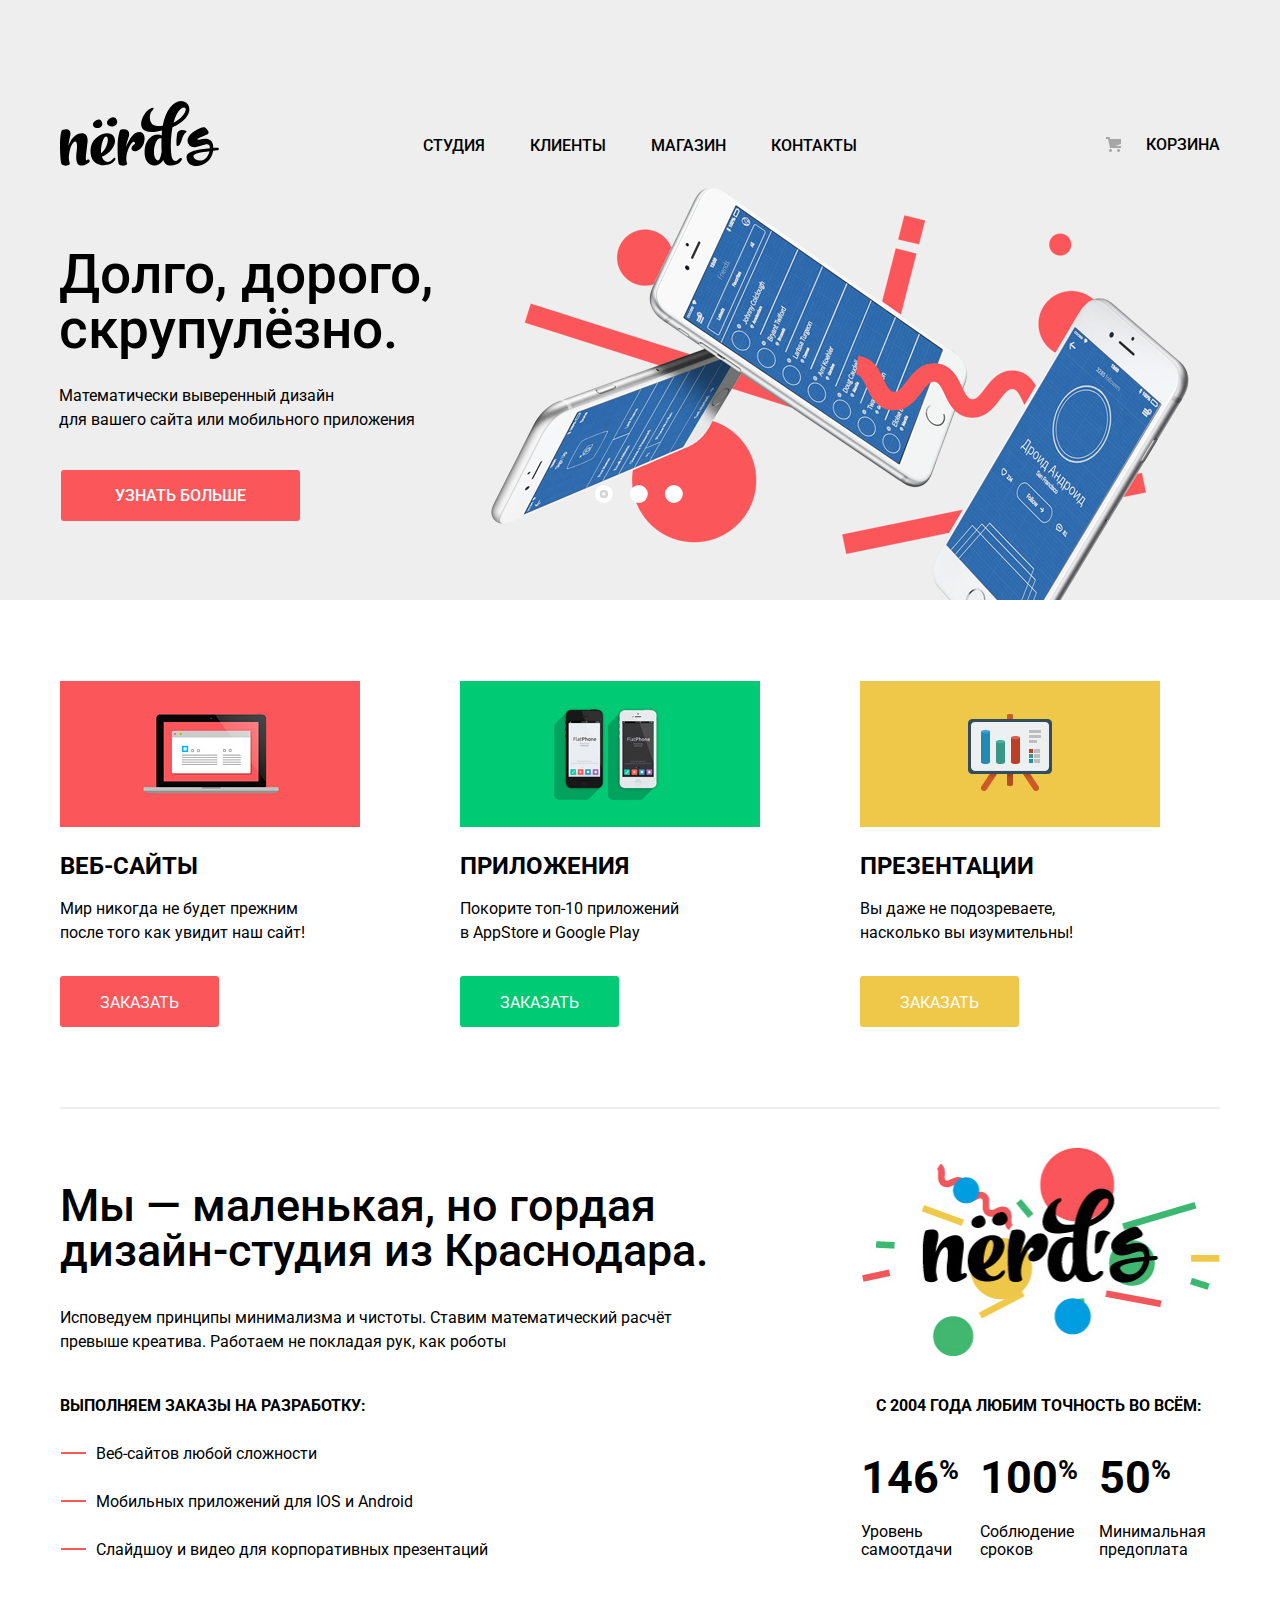
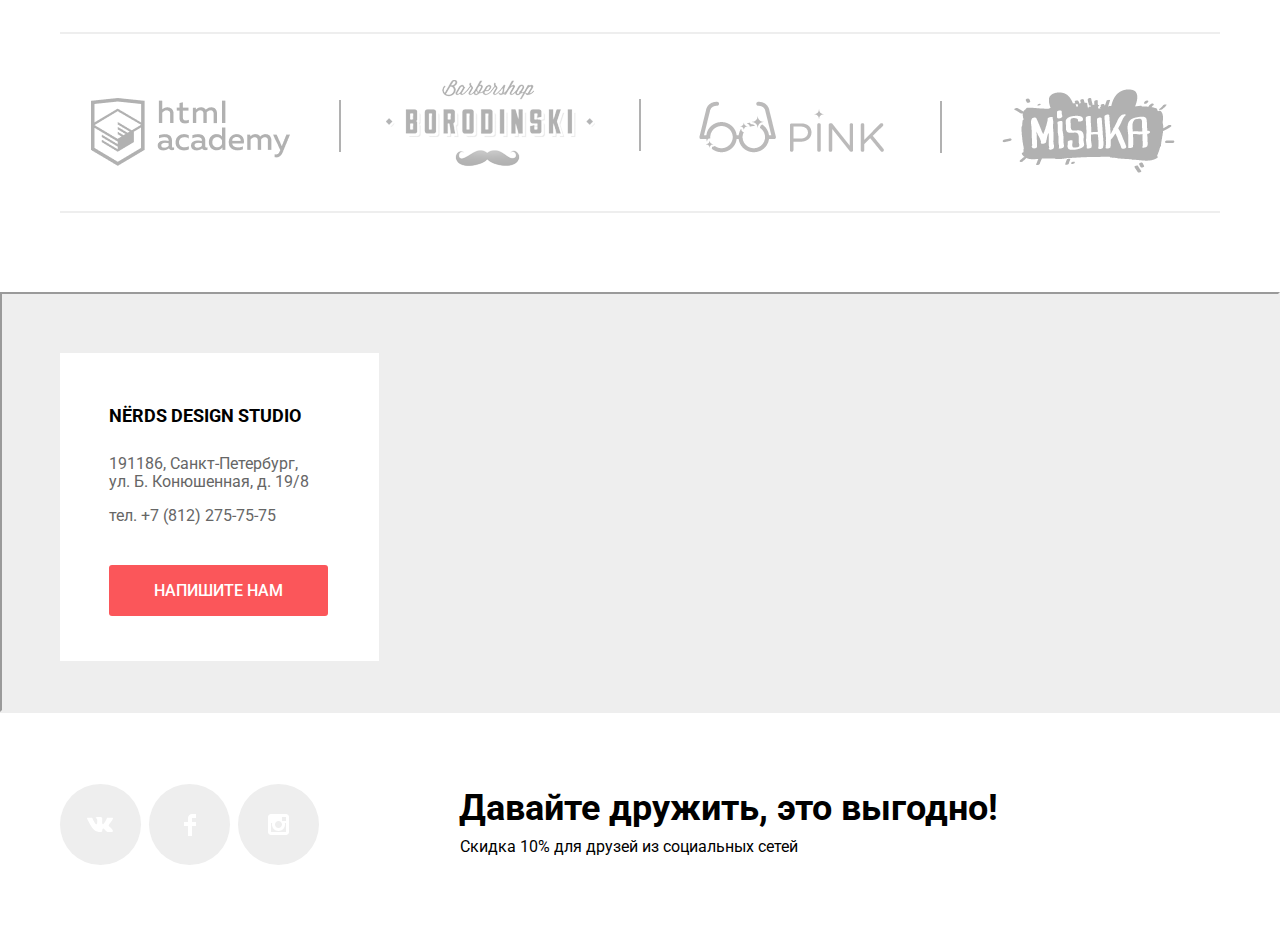
<file: index.html>
<!DOCTYPE html>
<html class="page" lang="ru">
<head>
  <meta charset="utf-8">
  <title>HTML Academy: Нёрдс</title>
  <link rel="preconnect" href="https://fonts.gstatic.com">
  <link href="https://fonts.googleapis.com/css2?family=Roboto:wght@400;500;700&display=swap" rel="stylesheet">
  <link rel="stylesheet" href="css/normalize.css">
  <link rel="stylesheet" href="css/style.min.css">
  <link rel="icon" href="favicon.ico">
  <link rel="manifest" href="manifest.webmanifest">
</head>
<body class="page-body">
  <header class="main-header">
    <div class="container">
      <nav class="main-navigation">
        <a class="main-header-logo">
          <img src="img/nerds-logo.svg" width="159" height="65" alt="логотип Нёрдс">
        </a>
        <ul class="site-navigation list-reset">
          <li><a href="blank.html">Студия</a></li>
          <li><a href="blank.html">Клиенты</a></li>
          <li><a href="catalog.html">Магазин</a></li>
          <li><a href="blank.html">Контакты</a></li>
        </ul>
        <ul class="user-list list-reset">
          <li><a class="main-backet" href="blank.html">Корзина</a></li>
        </ul>
      </nav>
    </div>
  </header>
  <section class="slider-section">
    <ul class="slider-list list-reset">
      <li class="slider-item slide-1">
        <div class="container slid-container">
          <div class="slider-grid-container">
          <div class="slider-container">
            <h3 class="slider-title-1">
              Долго, дорого,<br>скрупулёзно.
            </h3>
            <p class="slider-description-1">Математически выверенный дизайн<br>для вашего сайта или мобильного приложения</p>
            <a class="button slider-button" href="#">Узнать больше</a>
          </div>
          <div class="slider-image-wrap slider-image-wrap-1">
          <img src="img/nerds-index-slide-1.png" width="760" height="431" alt="картинка слайдера" class="slider-image">
          </div>
          </div>
        </div>
      </li>
      <li class="slider-item slide-2">
        <div class="container">
          <div class="slider-grid-container">
          <div class="slider-container">
            <h3 class="slider-title-2">
              Любим математику<br>как никто другой
            </h3>
            <p class="slider-description-2">Никакого креатива, только математические формулы<br>для расчёта идеальных пропорций</p>
            <a class="button slider-button" href="#">узнать больше</a>
          </div>
          <div class="slider-image-wrap slider-image-wrap-2">
          <img src="img/nerds-index-slide-2.png" width="760" height="431" alt="картинка слайдера" class="slider-image">
          </div>
          </div>
        </div>
      </li>
      <li class="slider-item slide-3">
        <div class="container">
          <div class="slider-grid-container">
          <div class="slider-container">
            <h3 class="slider-title-3">
              Только ночь,<br>только хардкор
            </h3>
            <p class="slider-description-3">Работать днём, как все? Мы против этого,<br>Ближе к полуночи работа только начинается</p>
            <a class="button slider-button" href="#">узнать больше</a>
          </div>
          <div class="slider-image-wrap slider-image-wrap-3">
          <img src="img/nerds-index-slide-3.png" width="760" height="431" alt="картинка слайдера" class="slider-image">
          </div>
          </div>
        </div>
      </li>
    </ul>
    <div class="slider-controls">
      <button class="slider-control current" type="button" aria-label="первый слайд"></button>
      <button class="slider-control" type="button" aria-label="второй слайд"></button>
      <button class="slider-control" type="button" aria-label="третий слайд"></button>
    </div>
  </section>
  <main class="main">
    <div class="container">
      <h1 class="visually-hidden">Дизайн-студия Нёрдс</h1>
      <section class="features">
        <ul class="features-list list-reset">
          <li class="features-item">
            <img src="img/illustration-1.jpg" width="300" height="146" alt="изображение">
            <h3 class="features-title">веб-сайты</h3>
            <p>
              Мир никогда не будет прежним<br> после того как увидит наш сайт!
            </p>
            <a class="feature-button feature-button-red" href="#">заказать</a>
          </li>
          <li class="features-item">
            <img src="img/illustration-2.jpg" width="300" height="146" alt="изображение">
            <h3 class="features-title">приложения</h3>
            <p>
              Покорите топ-10 приложений<br>в AppStore и Google Play
            </p>
            <a class="feature-button feature-button-green" href="#">заказать</a>
          </li>
          <li class="features-item">
            <img src="img/illustration-3.jpg" width="300" height="146" alt="изображение">
            <h3 class="features-title">презентации</h3>
            <p>
              Вы даже не подозреваете,<br>насколько вы изумительны!
            </p>
            <a class="feature-button feature-button-yellow" href="#">заказать</a>
          </li>
        </ul>
      </section>
      <section class="description">
        <div class="description-columns">
          <div class="desc-list">
            <h2>Мы — маленькая, но гордая<br>дизайн-студия из Краснодара. </h2>
            <p>Исповедуем принципы минимализма и чистоты. Ставим математический расчёт<br> превыше креатива. Работаем не
              покладая рук, как роботы</p>
            <b>Выполняем заказы на разработку:</b>
            <ul class="description-list list-reset">
              <li class="description-item">Веб-сайтов любой сложности</li>
              <li class="description-item">Мобильных приложений для IOS и Android</li>
              <li class="description-item">Слайдшоу и видео для корпоративных презентаций</li>
            </ul>
          </div>
          <div class="desc-list-2">
            <img src="img/nerds-illustration.png" width="360" height="208" alt="логотип">
            <b class="desc-list-2-title">с 2004 года любим точность во всём:</b>
            <ul class="description-list-2 list-reset">
              <li class="description-item-2 desc-item-1">
                <b>146<sup class="percent">%</sup></b>
                <p>Уровень самоотдачи</p>
              </li>
              <li class="description-item-2 desc-item-2">
                <b>100<sup class="percent">%</sup></b>
                <p>Соблюдение сроков</p>
              </li>
              <li class="description-item-2 desc-item-3">
                <b>50<sup class="percent">%</sup></b>
                <p>Минимальная предоплата</p>
              </li>
            </ul>
          </div>
        </div>
      </section>
      <section class="partners">
        <h2 class="visually-hidden">Ссылки на партнёров</h2>
        <ul class="partners-list list-reset">
          <li class="partners-item partners-1"><a href="https://htmlacademy.ru/intensive/htmlcss"><img
                src="img/logo-htmlacademy.png" width="199" height="68" alt="html Academy"></a></li>
          <li class="partners-item partners-2"><a href="#"><img src="img/logo-barbershop.png" width="209" height="90"
                alt="барбершоп"></a></li>
          <li class="partners-item partners-3"><a href="#"><img src="img/logo-programm.png" width="185" height="52"
                alt="приложение"></a></li>
          <li class="partners-item partners-4"><a href="#"><img src="img/logo-shop.png" width="173" height="84"
                alt="магазин вязаных игрушек"></a></li>
        </ul>
      </section>
    </div>
  </main>
  <footer class="page-footer">
    <section class="map">
      <div class="container">
        <h2 class="visually-hidden">Как проехать</h2>
        <iframe class="iframe-index" src="https://www.google.com/maps/embed?pb=!1m18!1m12!1m3!1d1998.6037999040354!2d30.322010416394033!3d59.938716271971415!2m3!1f0!2f0!3f0!3m2!1i1024!2i768!4f13.1!3m3!1m2!1s0x4696310fca5ba729%3A0xea9c53d4493c879f!2sBolshaya+Konyushennaya+ul.%2C+19%2C+Sankt-Peterburg%2C+Russia%2C+191186!5e0!3m2!1sen!2s!4v1441888483426" width="1160" height="420" allowfullscreen title="Офис компании по адресу ул. Большая Конюшенная 19/8, Санкт-Петербург"></iframe>
        <div class="adress">
          <h3>nёrds design studio</h3>
          <div class="location">191186, Санкт-Петербург,<br>
            ул. Б. Конюшенная, д. 19/8<br>
            <p class="phone">тел.<a href="tel:+78122757575"> +7 (812) 275-75-75</a></p>
          </div>
          <a class="adress-button" href="contact.html">напишите нам</a>
        </div>
      </div>
    </section>
    <div class="container">
      <section class="social-section">
        <div class="footer-social-title">
          <h2>Давайте дружить, это выгодно!</h2>
          <p>Скидка 10% для друзей из социальных сетей</p>
        </div>
        <ul class="social-list list-reset">
          <li>
            <a class="social-link" href="#">
              <svg width="27" height="15" viewBox="0 0 27 15" fill="none" xmlns="http://www.w3.org/2000/svg">
                <path d="M16.138 11.51C17.094 11.201 18.318 13.55 19.621 14.449C20.599 15.13 21.348 14.983 21.348 14.983L24.821 14.933C24.821 14.933 26.636 14.821 25.778 13.379C25.707 13.259 25.275 12.31 23.193 10.357C21.016 8.31404 21.311 8.64504 23.932 5.11304C25.529 2.96004 26.168 1.64504 25.968 1.08504C25.776 0.546037 24.603 0.686037 24.603 0.686037L20.69 0.713037C20.309 0.714037 19.986 0.832037 19.839 1.22804C19.836 1.23204 19.218 2.89404 18.394 4.30704C16.653 7.29604 15.958 7.45504 15.67 7.26804C15.009 6.83504 15.176 5.53104 15.176 4.60404C15.176 1.70704 15.608 0.499037 14.33 0.187037C13.903 0.0830374 13.591 0.0150374 12.502 0.00503741C11.11 -0.0159626 9.92797 0.00503743 9.25797 0.334037C8.81297 0.557037 8.47197 1.04604 8.67897 1.07404C8.93897 1.10904 9.52197 1.23404 9.83397 1.66004C10.235 2.21204 10.223 3.44904 10.223 3.44904C10.223 3.44904 10.452 6.86004 9.68297 7.28304C9.15497 7.57304 8.43297 6.98104 6.87997 4.26704C6.08697 2.87904 5.48797 1.34504 5.48797 1.34504C5.48797 1.34504 5.37197 1.06004 5.16197 0.904037C4.91197 0.719037 4.56197 0.660037 4.56197 0.660037L0.84797 0.684037C0.84797 0.684037 0.28997 0.700037 0.0849697 0.946037C-0.0970303 1.16404 0.0699697 1.61404 0.0699697 1.61404C0.0699697 1.61404 2.97897 8.49504 6.27297 11.961C9.29297 15.143 12.725 14.932 12.725 14.932H14.28C14.28 14.932 14.749 14.878 14.989 14.62C15.213 14.38 15.203 13.929 15.203 13.929C15.203 13.929 15.172 11.82 16.138 11.51Z" fill="white"/>
              </svg>
            </a>
          </li>
          <li>
            <a class="social-link" href="#">
              <svg width="12" height="22" viewBox="0 0 12 22" fill="none" xmlns="http://www.w3.org/2000/svg">
                <path d="M12 4V0H8C5.79086 0 4 1.79086 4 4V8H0V12H4V22H8V12H12V8H8V4H12Z" fill="white"/>
              </svg>
            </a>
          </li>
          <li>
            <a class="social-link" href="#">
              <svg width="21" height="21" viewBox="0 0 21 21" fill="none" xmlns="http://www.w3.org/2000/svg">
                <path fill-rule="evenodd" clip-rule="evenodd" d="M3 0H18C19.65 0 21 1.35 21 3V18C21 19.65 19.65 21 18 21H3C1.35 21 0 19.65 0 18V3C0 1.35 1.35 0 3 0ZM14 10.5C14 8.57 12.43 7 10.5 7C8.57 7 7 8.57 7 10.5C7 12.43 8.57 14 10.5 14C12.43 14 14 12.43 14 10.5ZM3 18V9H4.181C4.0626 9.49127 4.00186 9.99467 4 10.5C4 14.0899 6.91015 17 10.5 17C14.0899 17 17 14.0899 17 10.5C16.9986 9.99464 16.9379 9.49118 16.819 9H18V18H3ZM14 7H18V3H14V7Z" fill="white"/>
              </svg>
            </a>
          </li>
        </ul>
      </section>
    </div>
  </footer>
  <section class="modal">
    <h2>Напишите нам</h2>
    <form class="contact-form" action="https://echo.htmlacademy.ru" method="post">
      <div class="contact-form-flex-container">
      <p class="contact-form-item">
        <label for="login-login">Ваше имя:</label>
        <input class="contact-form-field" id="login-login" type="text" name="login" placeholder="Имя Фамилия">
      </p>
      <p class="contact-form-item">
        <label for="email-email">Ваш email:</label>
        <input class="contact-form-field" id="email-email" type="email" name="email" placeholder="email@example.com">
      </p>
      <p class="letter-form">
        <label for="text-text">Текст письма:</label>
        <input class="letter-area" id="text-text" name="text" placeholder="В свободной форме">
      </p>
      </div>
      <button class="button contact-form-submit" type="submit">отправить</button>
    </form>
    <button class="modal-close" type="button" aria-label="Закрыть"></button>
  </section>
  <script src="js/main.min.js"></script>
</body>
</html>
</file>
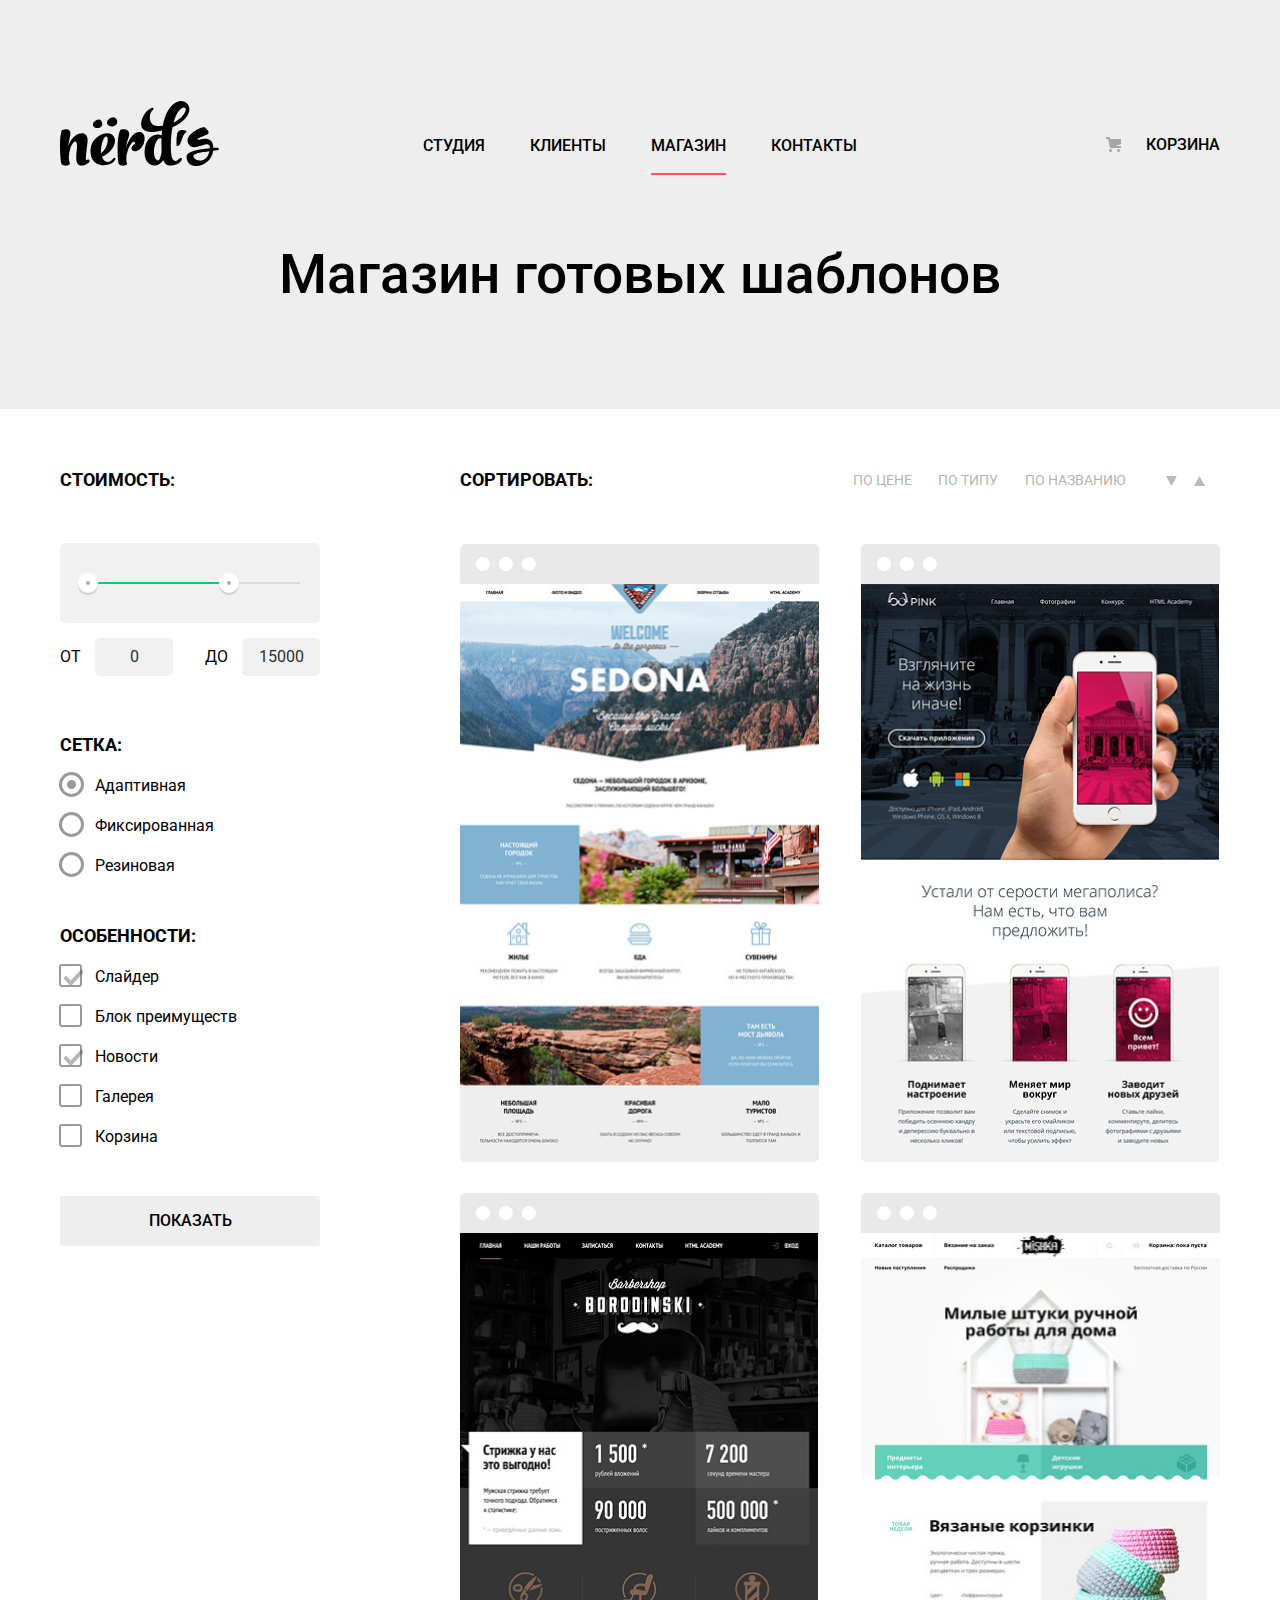
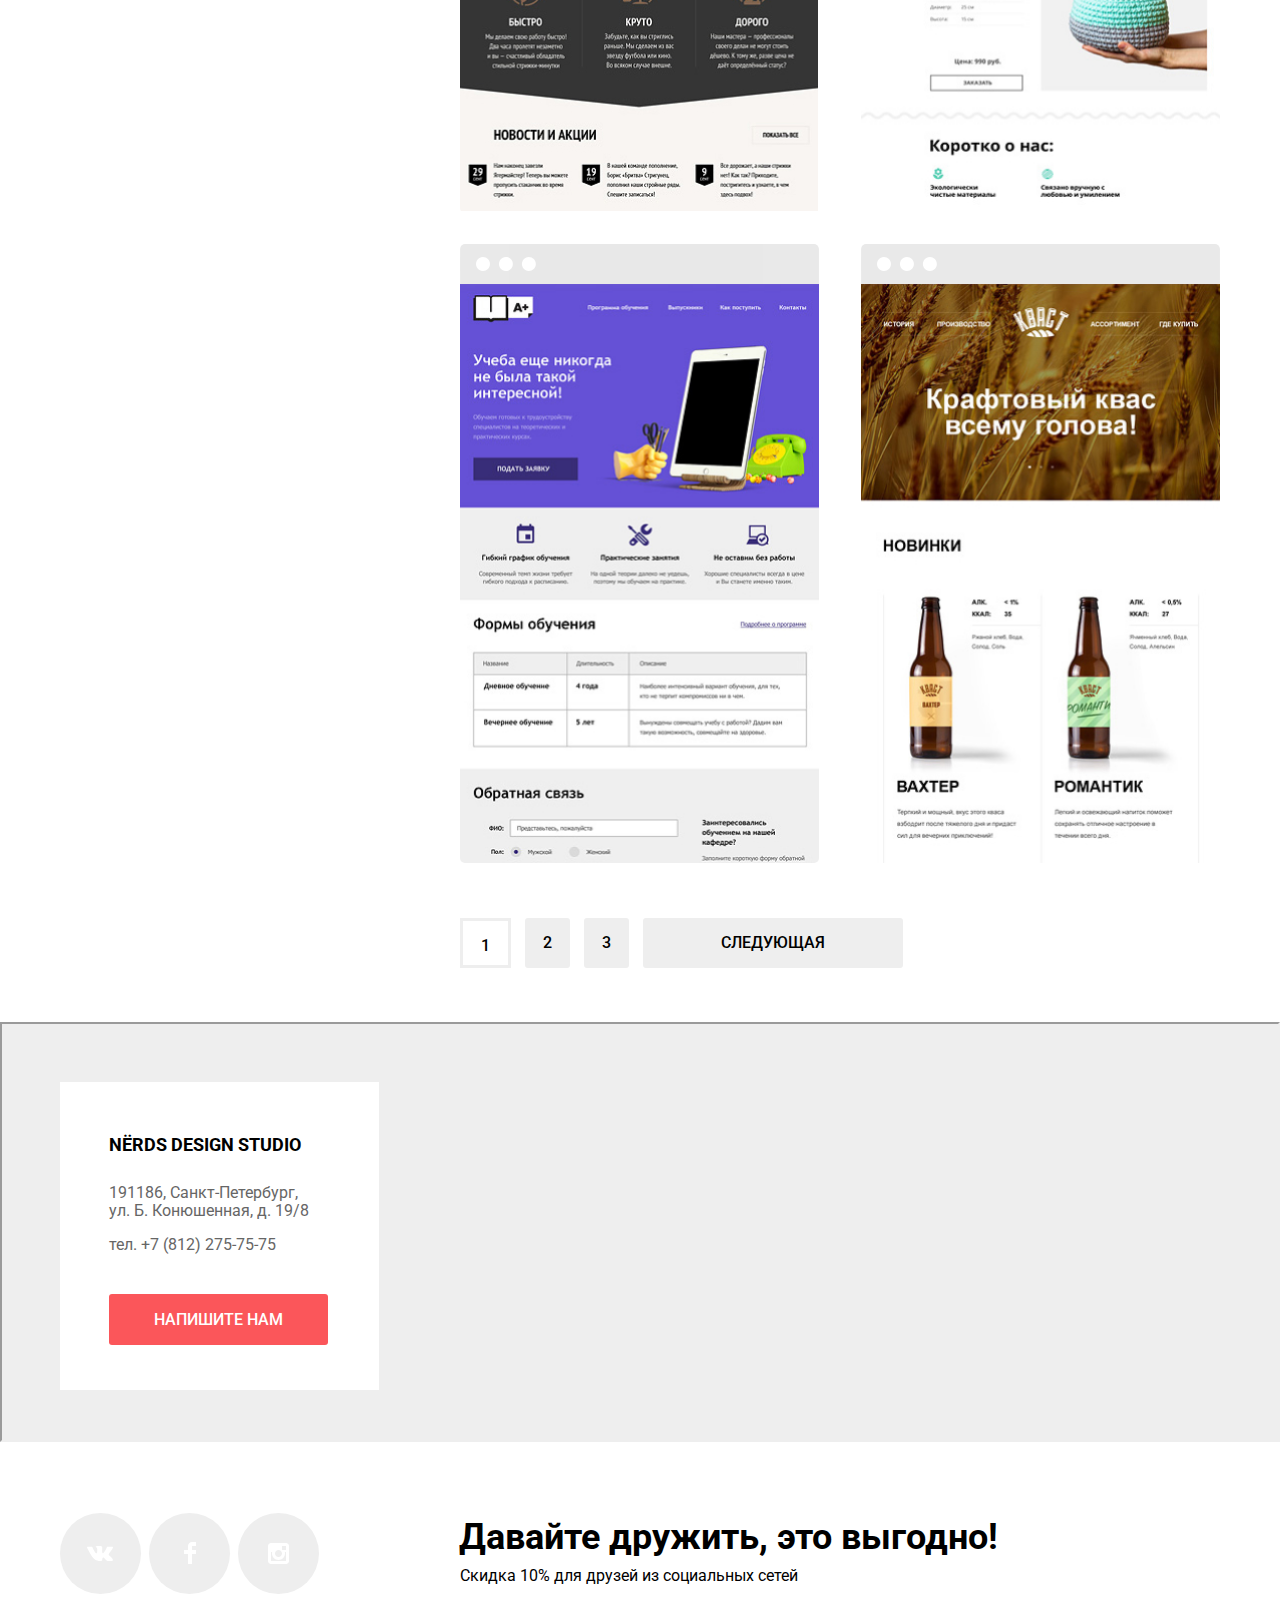
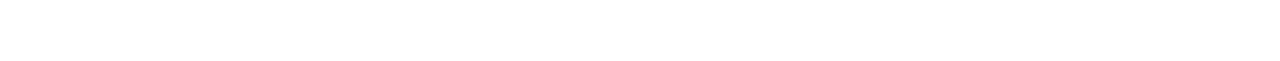
<file: catalog.html>
<!DOCTYPE html>
<html lang="ru">
<head>
  <meta charset="utf-8">
  <title>Нёрдс каталог</title>
  <link rel="preconnect" href="https://fonts.gstatic.com">
  <link href="https://fonts.googleapis.com/css2?family=Roboto:wght@400;500;700&display=swap" rel="stylesheet">
  <link rel="stylesheet" href="css/normalize.css">
  <link rel="stylesheet" href="css/style.min.css">
  <link rel="icon" href="favicon.ico">
  <link rel="manifest" href="manifest.webmanifest">
</head>
<body class="page-body">
  <header class="main-header">
    <div class="container">
      <nav class="main-navigation">
        <a class="main-header-logo" href="index.html">
          <img src="img/nerds-logo.svg" width="159" height="65" alt="логотип Нёрдс">
        </a>

        <ul class="site-navigation list-reset">
          <li><a href="blank.html">Студия</a></li>
          <li><a href="blank.html">Клиенты</a></li>
          <li class="shop"><a>Магазин</a></li>
          <li><a href="blank.html">Контакты</a></li>
        </ul>
        <ul class="user-list list-reset">
          <li><a class="main-backet" href="blank.html">Корзина</a></li>
        </ul>
      </nav>
    </div>
  </header>
  <main class="main page-catalog">
    <div class="container-catalog">
      <div class="container">
        <h1 class="title-catalog">Магазин готовых шаблонов</h1>
      </div>
    </div>
    <div class="container">
      <div class="grid-container-catalog">
        <section class="form-section">
          <form class="order-form" method="get" action="https://echo.htmlacademy.ru">
            <fieldset class="form-fieldset fieldset-1">
              <legend class="title-filter">Стоимость:</legend>
              <div class="range-filter">
                <div class="range-controls">
                  <div class="scale">
                    <div class="bar" style="
                  width: 57%;
                  margin-left: 7%
                "></div>
                  </div>
                  <div class="toggle toggle-min" tabindex="0" style="
                left: 7%
              "></div>
                  <div class="toggle toggle-max" tabindex="0" style="
                left: 61%
              "></div>
                </div>
                <div class="price-controls">
                  <label class="min-price">
                    от <input type="text" name="min-price" value="0">
                  </label>
                  <label class="max-price">
                    до <input type="text" name="max-price" value="15000">
                  </label>
                </div>
              </div>
            </fieldset>
            <fieldset class="form-fieldset fieldset-2">
              <legend class="title-filter">сетка:</legend>
              <ul class="form-radio-list list-reset">
                <li class="form-radio-item">
                  <input class="visually-hidden filter-input-radio" type="radio" name="grid-group" value="adaptive" id="filter-adaptive" checked>
                  <label class="form-label filter-input-radio" for="filter-adaptive">Адаптивная</label>
                </li>
                <li class="form-radio-item">
                  <input class="visually-hidden filter-input-radio" type="radio" name="grid-group" value="fixed" id="filter-fixed">
                  <label class="form-label" for="filter-fixed">Фиксированная</label>
                </li>
                <li class="form-radio-item">
                  <input class="visually-hidden filter-input-radio" type="radio" name="grid-group" value="rubber" id="filter-rubber">
                  <label class="form-label" for="filter-rubber">Резиновая</label>
                </li>
              </ul>
            </fieldset>
            <fieldset class="form-fieldset fieldset-3">
              <legend class="title-filter">особенности:</legend>
              <ul class="form-checkbox-list list-reset">
                <li class="form-checkbox-item">
                  <input class="visually-hidden filter-input-checkbox" type="checkbox" name="slider" id="filter-slider" checked>
                  <label class="form-label" for="filter-slider">Слайдер</label>
                </li>
                <li class="form-checkbox-item">
                  <input class="visually-hidden filter-input-checkbox" type="checkbox" name="features" id="filter-features">
                  <label class="form-label" for="filter-features">Блок преимуществ</label>
                </li>
                <li class="form-checkbox-item">
                  <input class="visually-hidden filter-input-checkbox" type="checkbox" name="news" id="filter-news" checked>
                  <label class="form-label" for="filter-news">Новости</label>
                </li>
                <li class="form-checkbox-item">
                  <input class="visually-hidden filter-input-checkbox" type="checkbox" name="gallery" id="filter-gallery">
                  <label class="form-label" for="filter-gallery">Галерея</label>
                </li>
                <li class="form-checkbox-item">
                  <input class="visually-hidden filter-input-checkbox" type="checkbox" name="basket" id="filter-basket">
                  <label class="form-label" for="filter-basket">Корзина</label>
                </li>
              </ul>
            </fieldset>
            <button class="button form-submit-button" type="submit">Показать</button>
          </form>
        </section>
        <section class="catalog-section">
          <h2 class="visually-hidden">список макетов</h2>
          <div class="sorting-flex-container">
          <h3 class="title-sorting-list">сортировать:</h3>
          <ul class="sorting list-reset">
            <li><a class="sorting-button sorting-1" href="#">по цене</a></li>
            <li><a class="sorting-button sorting-2" href="#">по типу</a></li>
            <li><a class="sorting-button sorting-3" href="#">по названию</a></li>
          </ul>
          <div>
            <button class="button-down" type="button" aria-label="down"></button>
            <button class="button-up" type="button" aria-label="up"></button>
          </div>
          </div>
          <ul class="catalog-list list-reset">
            <li class="catalog-item">
              <img class="browser-catalog" src="img/browser.svg" width="359" alt="панель браузера">
              <img src="img/img-sedona.jpg" width="359" height="578" alt="изображение сайта Седона">
              <div class="catalog-modal">
              <a class="catalog-item-name" href="#">SEDONA</a>
              <p class="catalog-item-description">Информационный сайт<br>для туристов</p>
              <a class="button button-catalog" href="#">9 900 ₽</a>
              </div>
            </li>
            <li class="catalog-item">
              <img class="browser-catalog" src="img/browser.svg" width="359" alt="панель браузера">
              <img src="img/img-pink.jpg" width="358" height="578" alt="изображение сайта Пинк">
              <div class="catalog-modal">
              <a class="catalog-item-name" href="#">PINK APP</a>
              <p class="catalog-item-description">Продуктовый лендинг<br>приложения для IOS и Android</p>
              <a class="button button-catalog" href="#">9 900 ₽</a>
              </div>
            </li>
            <li class="catalog-item">
              <img class="browser-catalog" src="img/browser.svg" width="359" alt="панель браузера">
              <img src="img/img-barbershop.jpg" width="358" height="578" alt="изображение сайта барбершопа">
              <div class="catalog-modal">
              <a class="catalog-item-name" href="#">BARBERSHOP</a>
              <p class="catalog-item-description">Сайт салона красоты.<br>Для мужчин, да</p>
              <a class="button button-catalog" href="#">9 900 ₽</a>
              </div>
            </li>
            <li class="catalog-item">
              <img class="browser-catalog" src="img/browser.svg" width="359" alt="панель браузера">
              <img src="img/img-mishka.jpg" width="359" height="578" alt="изображение сайта магазина вязаных игрушек">
              <div class="catalog-modal">
              <a class="catalog-item-name" href="#">MISHKA</a>
              <p class="catalog-item-description">Интернет-магазин<br>вязаных игрушек</p>
              <a class="button button-catalog" href="#">9 900 ₽</a>
              </div>
            </li>
            <li class="catalog-item">
              <img class="browser-catalog" src="img/browser.svg" width="359" alt="панель браузера">
              <img src="img/img-aplus.jpg" width="359" height="578"
                alt="изображение сайта курсов повышения квалификации">
                <div class="catalog-modal">
              <a class="catalog-item-name" href="#">A PLUS</a>
              <p class="catalog-item-description">Лендинг курсов повышения<br>квалификации</p>
              <a class="button button-catalog" href="#">9 900 ₽</a>
              </div>
            </li>
            <li class="catalog-item">
              <img class="browser-catalog" src="img/browser.svg" width="359" alt="панель браузера">
              <img src="img/img-kvast.jpg" width="359" height="578"
                alt="изображение сайта производителя крафтового кваса">
                <div class="catalog-modal">
              <a class="catalog-item-name" href="#">КВАСТ</a>
              <p class="catalog-item-description">Промо-сайт производителя<br>крафтового кваса</p>
              <a class="button button-catalog" href="#">9 900 ₽</a>
              </div>
            </li>
          </ul>
          <ul class="pagination-list list-reset">
            <li class="pagination-item">
              <a class="pagination-button">1</a>
            </li>
            <li class="pagination-item">
              <a href="#">2</a>
            </li>
            <li class="pagination-item">
              <a href="#">3</a>
            </li>
            <li class="pagination-item">
              <a class="pagination-button-next" href="#">следующая</a>
            </li>
          </ul>
        </section>
      </div>
    </div>
  </main>
  <footer class="page-footer">
    <section class="map">
      <div class="container">
        <h2 class="visually-hidden">Как проехать</h2>
        <iframe class="iframe-catalog" src="https://www.google.com/maps/embed?pb=!1m18!1m12!1m3!1d1998.6037999040354!2d30.322010416394033!3d59.938716271971415!2m3!1f0!2f0!3f0!3m2!1i1024!2i768!4f13.1!3m3!1m2!1s0x4696310fca5ba729%3A0xea9c53d4493c879f!2sBolshaya+Konyushennaya+ul.%2C+19%2C+Sankt-Peterburg%2C+Russia%2C+191186!5e0!3m2!1sen!2s!4v1441888483426" width="1160" height="420" allowfullscreen title="Офис компании по адресу ул. Большая Конюшенная 19/8, Санкт-Петербург"></iframe>
        <div class="adress">
          <h3>nёrds design studio</h3>
          <div class="location">191186, Санкт-Петербург,<br>
            ул. Б. Конюшенная, д. 19/8<br>
            <p class="phone">тел.<a href="tel:+78122757575"> +7 (812) 275-75-75</a></p>
          </div>
          <a class="adress-button" href="contact.html">напишите нам</a>
        </div>
      </div>
    </section>
    <div class="container">
      <section class="social-section">
        <div class="footer-social-title">
          <h2>Давайте дружить, это выгодно!</h2>
          <p>Скидка 10% для друзей из социальных сетей</p>
        </div>
        <ul class="social-list list-reset">
          <li>
            <a class="social-link" href="#">
              <svg width="27" height="15" viewBox="0 0 27 15" fill="none" xmlns="http://www.w3.org/2000/svg">
                <path d="M16.138 11.51C17.094 11.201 18.318 13.55 19.621 14.449C20.599 15.13 21.348 14.983 21.348 14.983L24.821 14.933C24.821 14.933 26.636 14.821 25.778 13.379C25.707 13.259 25.275 12.31 23.193 10.357C21.016 8.31404 21.311 8.64504 23.932 5.11304C25.529 2.96004 26.168 1.64504 25.968 1.08504C25.776 0.546037 24.603 0.686037 24.603 0.686037L20.69 0.713037C20.309 0.714037 19.986 0.832037 19.839 1.22804C19.836 1.23204 19.218 2.89404 18.394 4.30704C16.653 7.29604 15.958 7.45504 15.67 7.26804C15.009 6.83504 15.176 5.53104 15.176 4.60404C15.176 1.70704 15.608 0.499037 14.33 0.187037C13.903 0.0830374 13.591 0.0150374 12.502 0.00503741C11.11 -0.0159626 9.92797 0.00503743 9.25797 0.334037C8.81297 0.557037 8.47197 1.04604 8.67897 1.07404C8.93897 1.10904 9.52197 1.23404 9.83397 1.66004C10.235 2.21204 10.223 3.44904 10.223 3.44904C10.223 3.44904 10.452 6.86004 9.68297 7.28304C9.15497 7.57304 8.43297 6.98104 6.87997 4.26704C6.08697 2.87904 5.48797 1.34504 5.48797 1.34504C5.48797 1.34504 5.37197 1.06004 5.16197 0.904037C4.91197 0.719037 4.56197 0.660037 4.56197 0.660037L0.84797 0.684037C0.84797 0.684037 0.28997 0.700037 0.0849697 0.946037C-0.0970303 1.16404 0.0699697 1.61404 0.0699697 1.61404C0.0699697 1.61404 2.97897 8.49504 6.27297 11.961C9.29297 15.143 12.725 14.932 12.725 14.932H14.28C14.28 14.932 14.749 14.878 14.989 14.62C15.213 14.38 15.203 13.929 15.203 13.929C15.203 13.929 15.172 11.82 16.138 11.51Z" fill="white"/>
              </svg>
            </a>
          </li>
          <li>
            <a class="social-link" href="#">
              <svg width="12" height="22" viewBox="0 0 12 22" fill="none" xmlns="http://www.w3.org/2000/svg">
                <path d="M12 4V0H8C5.79086 0 4 1.79086 4 4V8H0V12H4V22H8V12H12V8H8V4H12Z" fill="white"/>
              </svg>
            </a>
          </li>
          <li>
            <a class="social-link" href="#">
              <svg width="21" height="21" viewBox="0 0 21 21" fill="none" xmlns="http://www.w3.org/2000/svg">
                <path fill-rule="evenodd" clip-rule="evenodd" d="M3 0H18C19.65 0 21 1.35 21 3V18C21 19.65 19.65 21 18 21H3C1.35 21 0 19.65 0 18V3C0 1.35 1.35 0 3 0ZM14 10.5C14 8.57 12.43 7 10.5 7C8.57 7 7 8.57 7 10.5C7 12.43 8.57 14 10.5 14C12.43 14 14 12.43 14 10.5ZM3 18V9H4.181C4.0626 9.49127 4.00186 9.99467 4 10.5C4 14.0899 6.91015 17 10.5 17C14.0899 17 17 14.0899 17 10.5C16.9986 9.99464 16.9379 9.49118 16.819 9H18V18H3ZM14 7H18V3H14V7Z" fill="white"/>
              </svg>
            </a>
          </li>
        </ul>
      </section>
    </div>
  </footer>
  <section class="modal">
    <h2>Напишите нам</h2>
    <form class="contact-form" action="https://echo.htmlacademy.ru" method="post">
      <div class="contact-form-flex-container">
      <p class="contact-form-item">
        <label for="login-login">Ваше имя:</label>
        <input class="contact-form-field" id="login-login" type="text" name="login" placeholder="Имя Фамилия">
      </p>
      <p class="contact-form-item">
        <label for="email-email">Ваш email:</label>
        <input class="contact-form-field" id="email-email" type="email" name="email" placeholder="email@example.com">
      </p>
      <p class="letter-form">
        <label for="text-text">Текст письма:</label>
        <input class="letter-area" id="text-text" name="text" placeholder="В свободной форме">
      </p>
      </div>
      <button class="button contact-form-submit" type="submit">отправить</button>
    </form>
    <button class="modal-close" type="button" aria-label="Закрыть"></button>
  </section>
  <script src="js/main.min.js"></script>
</body>
</html>
</file>
<file: css/style.min.css>
:root{--basic-white: #ffffff; --basic-red: #fb565a; --basic-cursor-red: #e74246; --basic-pressing-red: #d7373b; --basic-green: #00ca74; --basic-cursor-green: #00bc6c; --basic-pressing-green: #00aa62; --basic-yellow: #efc84a; --basic-cursor-yellow: #eab534; --basic-pressing-yellow: #e5a722; --basic-gray: #eeeeee; --basic-cursor-gray: #dfdfdf; --basic-pressing-gray: #d5d5d5; --basic-black: #000000; --basic-lightblack: #4d4d4d; --basic-lightgray: #d7dcde; --basic-color-catalog-paragraph: #666666;}.page-body{height: 100%; box-sizing: border-box;}*,*:before,*:after{box-sizing: inherit;}.page-body{min-width: 1160px; margin: 0; padding: 0; font-family: "Roboto", "Arial", sans-serif; font-size: 16px; line-height: 24px; font-weight: 400; color: var(--basic-black); background-color: var(--basic-white); min-height: 100%; display: grid; grid-template-rows: min-content 1fr min-content; align-content: start;}a{text-decoration: none;}a:hover{cursor: pointer;}img{max-width: 100%; height: auto;}.visually-hidden{position: absolute; width: 1px; height: 1px; margin: -1px; border: 0; padding: 0; white-space: nowrap; clip-path: inset(100%); clip: rect(0 0 0 0); overflow: hidden;}.container{width: 1180px; margin: 0 auto; padding: 0 10px;}.main-header{background-color: var(--basic-gray); padding-top: 100px;}.main{padding-bottom: 80px;}.main-header-logo:hover{opacity: 0.7;}.main-header-logo:active{opacity: 0.3;}.main-navigation{display: grid; grid-template-columns: 159px 1fr auto; gap: 45px; font-size: 16px; line-height: 30px; font-weight: 500; text-transform: uppercase; color: var(--basic-black); background-color: transparent;}.list-reset{list-style: none;}.site-navigation{display: flex; justify-content: center; align-items: center; margin: 0; margin-top: 15px; padding: 0;}.site-navigation li{margin-right: 45px;}.site-navigation:last-child{margin-right: 0;}.user-list{display: flex; justify-content: flex-end; align-items: center; margin-top: 30px;}.user-list .main-backet{position: relative;}.main-backet::before{content: ""; position: absolute; top: 7px; left: -40px; width: 15px; height: 15px; background-image: url("../img/cart-icon.svg"); background-repeat: no-repeat; background-position: 0 0;}.site-navigation a,.user-list a{color: var(--basic-black); display: block;}.site-navigation a:hover,.site-navigation a:focus,.user-list a:hover,.user-list a:focus{background-color: var(--basic-gray); color: var(--basic-cursor-red);}.site-navigation a:active,.user-list a:active{color: var(--basic-pressing-gray);}.shop{position: relative;}.shop::after{content: ""; position: absolute; width: 75px; height: 2px; top: 42px; background-color: var(--basic-red);}.slider-section{position: relative; background-color: var(--basic-gray); margin: 0; padding: 0; padding-bottom: 62px; overflow: hidden;}.slider-list{padding: 0; width: initial;}.slide-2,.slide-3{display: none;}.slider-image{min-width: initial; position: relative; top: -23px; right: 146px;}.slider-image-wrap{width: 800px;}.slider-grid-container{display: grid; grid-template-columns: 540px 1fr; text-align: left; padding-left: 3px;}.slider-container{position: relative; z-index: 1;}.slider-item{max-height: 330px;}.slider-description-1{margin-bottom: 51px; margin-left: -4px;}.slider-description-2{margin-bottom: 40px; margin-left: -4px;}.slider-description-3{margin-bottom: 40px; margin-left: -4px;}.slider-title-1{font-size: 55px; line-height: 55px; font-weight: 500; margin-bottom: 27px; margin-left: -4px;}.slider-title-2{font-size: 55px; line-height: 55px; font-weight: 500; margin-bottom: 38px; margin-left: -4px;}.slider-title-3{font-size: 55px; line-height: 55px; font-weight: 500; margin-bottom: 38px; margin-left: -4px;}.slider-controls{position: absolute; bottom: 97px; left: 50%; transform: translateX(-43%); z-index: 2; display: flex; justify-content: space-between;}.slider-control{padding: 0; margin-right: 17px; width: 18px; height: 18px; background-color: var(--basic-white); border-radius: 50%; border: none; cursor: pointer;}.slider-controls button::after{content: ""; position: absolute; background-position: 0 0; border: 2px solid var(--basic-pressing-gray); border-radius: 50%; width: 8px; height: 8px; left: 5px; top: 5px;}.slide-current{display: block;}.slider-controls .current{background-color: #ffffff;}.features{border-bottom: 2px solid var(--basic-gray); padding: 0; min-height: 350px; color: var(--basic-black); background-color: var(--basic-white); padding-bottom: 80px; padding-top: 81px;}.features-title{font-size: 24px; line-height: 30px; font-weight: 700; text-transform: uppercase; margin-bottom: 0;}.features-list{display: grid; grid-template-columns: repeat(3, 300px); gap: 100px; padding: 0; margin: 0;}.features-item{display: flex; flex-direction: column; justify-content: space-between; margin: 0; padding: 0;}.features-item p{margin-bottom: 31px;}.description{color: var(--basic-black); background-color: var(--basic-white); padding-bottom: 54px;}.description h2{font-size: 45px; line-height: 45px; font-weight: 500; margin-top: 44px;}.description-columns{display: grid; grid-template-columns: 2fr 1fr; column-gap: 82px; margin: 0; padding: 0;}.desc-list{text-align: left; margin-top: 30px;}.desc-list b{font-weight: 700; text-transform: uppercase;}.desc-list-2 b{font-weight: 700; text-transform: uppercase;}.desc-list-2 img{margin-bottom: 31px;}.desc-list p{margin-bottom: 40px; margin-top: -4px;}.description-item{position: relative; margin-top: 24px; margin-left: -4px;}.description-item::before{content: ""; position: absolute; left: -35px; top: 10px; width: 25px; height: 2px; background-image: url("../img/rectangle.svg"); background-repeat: no-repeat; background-position: 0 0;}.desc-list-2{margin-top: 39px;}.desc-list-2-title{padding-left: 15px;}.description-list-2{display: grid; grid-template-columns: repeat(3,100px); grid-column-gap: 19px; margin: 0; margin-top: 28px; padding: 0;}.description-item-2 b{font-size: 45px; line-height: 64px;}.percent{font-size: 60%;}.description-item-2 p{line-height: 18px; text-align: left; margin-top: 13px;}.partners{padding: 0; padding-top: 40px; padding-bottom: 15px; border-top: 2px solid var(--basic-gray); border-bottom: 2px solid var(--basic-gray);}.partners-list{display: grid; grid-template-columns: repeat(4, 1fr); align-items: center; gap: 86px; padding-left: 31px;}.partners-item{opacity: 0.3;}.partners-item:hover{opacity: 1;}.partners-item:active{opacity: 0.2;}.partners-1{position: relative;}.partners-1::after{content: ""; position: absolute; background-color: var(--basic-black); width: 2px; height: 52px; top: 2px; left: 248px;}.partners-2{margin-top: -13px; margin-left: -9px; position: relative;}.partners-2::after{content: ""; position: absolute; background-color: var(--basic-black); width: 2px; height: 52px; top: 19px; left: 253px;}.partners-3{margin-top: -9px; position: relative;}.partners-3::after{content: ""; position: absolute; background-color: var(--basic-black); width: 2px; height: 52px; top: 0px; left: 241px;}.partners-4{margin-top: -1px;}.map{max-height: 420px; background-color: var(--basic-gray);}.iframe-index{position: absolute; width: 100%; left: 0; top: 1892px;}.iframe-catalog{position: absolute; width: 100%; left: 0; top: 2622px;}.adress{position: relative; z-index: 3; width: 319px; height: 308px; background-color: var(--basic-white); margin-top: 60px;}.adress h3{text-transform: uppercase; font-weight: 700; font-size: 18px; line-height: 30px; padding-top: 48px; padding-left: 49px;}.location{line-height: 18px; padding-left: 49px; padding-top: 6px; color: var(--basic-color-catalog-paragraph);}.phone{margin-bottom: 53px;}.phone a{color: var(--basic-color-catalog-paragraph);}.adress-button{font-size: 16px; line-height: 18px; font-weight: 500; text-align: center; vertical-align: middle; color: var(--basic-white); background-color: var(--basic-red); text-transform: uppercase; border: none; padding: 16px 45px; margin-left: 49px; border-radius: 3px; width: 219px;}.adress-button:hover{background-color: var(--basic-cursor-red); cursor: pointer;}.adress-button:active{background-color: var(--basic-pressing-red); color: rgba(255, 255, 255, 0.3);}.button{font-size: 16px; line-height: 18px; font-weight: 500; text-align: center; vertical-align: middle; color: var(--basic-white); background-color: var(--basic-red); text-transform: uppercase; border: none; padding: 0; margin: 0; padding: 16px 54px; border-radius: 3px; width: 240px;}.button:hover{background-color: var(--basic-cursor-red); cursor: pointer;}.button:active{background-color: var(--basic-pressing-red); color: rgba(255, 255, 255, 0.3);}.slider-button{margin-left: -2px;}.feature-button{width: 159px; height: 51px; font: inherit; text-align: center; color: var(--basic-white); background-color: var(--basic-red); padding: 15px 39px; border-radius: 3px; text-transform: uppercase;}.feature-button:hover{background-color: var(--basic-cursor-red);}.feature-button:active{background-color: var(--basic-pressing-red); color: rgba(255, 255, 255, 0.3);}.feature-button-green{background-color: var(--basic-green);}.feature-button-green:hover{background-color: var(--basic-cursor-green);}.feature-button-green:active{background-color: var(--basic-pressing-green);}.feature-button-yellow{background-color: var(--basic-yellow);}.feature-button-yellow:hover{background-color: var(--basic-cursor-yellow);}.feature-button-yellow:active{background-color: var(--basic-pressing-yellow);}.page-footer{display: grid; grid-template-rows: 2fr 1fr; color: var(--basic-black); background-color: var(--basic-white);}.social-section{display: grid; grid-template-columns: 1fr 2fr; padding: 58px 0;}.social-list{display: flex; flex-wrap: wrap; justify-content: flex-start; margin: 0; padding: 0; width: 274px; order: -1;}.footer-social-title{display: flex; flex-direction: column; justify-content: flex-start; margin-top: -16px;}.social-section h2{font-size: 36px; line-height: 36px; font-weight: 700; padding-left: 12px; margin-top: 29px;}.social-section p{line-height: 22px; margin-top: -20px; margin-left: 13px;}.social-link{display: flex; justify-content: center; align-items: center; background-color: var(--basic-gray); border-radius: 50%; width: 81px; height: 81px; margin-right: 8px; margin-top: 7px;}.social-link:hover{background-color: var(--basic-cursor-red);}.social-link:active{background-color: var(--basic-pressing-red);}.social-link:active svg{opacity: 0.3;}.modal{display: none; position: fixed; top: 70px; left: 25%; color: var(--basic-black); background-color: var(--basic-white); box-shadow: 0 30px 50px rgba(0, 0, 0, 0.7); padding-top: 30px; padding-bottom: 84px; padding-left: 100px; padding-right: 100px; width: 960px; height: 590px; z-index: 3;}.modal-show{display: block; animation: bounce 0.6s;}.modal-error{animation: shake 0.6s;}.modal-close{position: absolute; cursor: pointer; top: 78px; right: 90px; width: 21px; height: 21px; border: 0; border: none; background-image: url(../img/cross.svg); background-color: var(--basic-white); opacity: 0.3;}.modal-close:hover{opacity: 1;}.modal-close:active{opacity: 0.1;}.contact-form-field{border-radius: 3px;}.letter-area{height: 118px; width: 100%; margin-bottom: 47px; padding-bottom: 70px; padding-left: 15px; border: 2px solid var(--basic-lightgray);}.modal h2{font-size: 45px; line-height: 1; font-weight: 700; margin-bottom: 42px;}.contact-form-flex-container{width: 760px; display: flex; flex-wrap: wrap; justify-content: space-between;}.letter-form{flex-grow: 1; margin-bottom: 0;}.letter-form label{display: block; margin-bottom: 9px; font-size: 16px; line-height: 18px; font-weight: 700;}.contact-form-item{width: 360px; margin-top: 0; margin-bottom: 18px; font: inherit;}.contact-form-item label{display: block; margin-bottom: 9px; font-size: 16px; line-height: 18px; font-weight: 700;}.contact-form-field{line-height: 18px; padding: 16px 14px; width: 360px; height: 49px; font: inherit; background-color: transparent; border: 2px solid var(--basic-lightgray);}.contact-form-field:focus{border-color: var(--basic-black);}.contact-form-submit{width: 260px;}.filter-item{margin: 0; padding: 0; border: none;}.range-filter{width: 260px; margin-top: 49px;}.filter-item legend{font-size: 18px; line-height: 24px; text-transform: uppercase; font-weight: 700;}.page-catalog{margin-bottom: -26px;}.range-controls{position: relative; height: 80px; margin-bottom: 15px; padding-top: 39px; padding-right: 20px; padding-left: 20px; background-color: #f1f1f1; border-radius: 5px;}.range-controls .scale{height: 2px; background: #d7dcde;}.range-controls .bar{width: 70%; height: 2px; background: #00ca74;}.range-controls .toggle{position: absolute; top: 30px; left: 0; width: 20px; height: 20px; padding: 0; background-color: #ffffff; border-radius: 50%; box-shadow: 0 2px 1px 0 #cfcfcf; cursor: pointer;}.range-controls .toggle::before{content: ""; position: absolute; width: 4px; height: 4px; background-color: #ABABAB; border-radius: 50%; top: 8px; left: 8px;}.range-controls .toggle-min{left: 18px;}.range-controls .toggle-max{left: 160px;}.price-controls{display: flex; justify-content: space-between;}.price-controls label{text-transform: uppercase; font-family: "Roboto", "Arial", sans-serif; font-size: 16px;}.price-controls input{width: 78px; padding: 10px; margin-left: 10px; text-align: center; color: #283136; border: none; border-radius: 5px; background: #f1f1f1; font-family: inherit; font-size: inherit;}.grid-container-catalog{display: grid; width: 100%; grid-template-columns: 260px 1fr; gap: 140px; padding-top: 5px;}.container-catalog{padding-top: 34px; margin-top: 0; padding-bottom: 70px; background-color: var(--basic-gray);}.title-catalog{font-size: 55px; line-height: 55px; font-weight: 500; text-align: center; vertical-align: middle;}.sorting-button{font-size: 14px; line-height: 18px; text-transform: uppercase; color: var(--basic-black);}.button-up{background-image: url(../img/icon-up.svg); background-color: var(--basic-white); background-repeat: no-repeat; width: 11px; height: 10px; border: 0; cursor: pointer;}.button-down{background-image: url(../img/icon-down.svg); background-color: var(--basic-white); background-repeat: no-repeat; width: 11px; height: 10px; border: 0; cursor: pointer; margin-left: -42px; margin-right: 12px;}.catalog-section .title-sorting-list{font-size: 18px; line-height: 30px;}.catalog-list{display: grid; grid-template-columns: 1fr 1fr; column-gap: 42px; row-gap: 31px; padding: 0; margin: 0; margin-top: -3px; margin-bottom: 55px;}.form-section{padding-top: 51px;}.title-filter{font-size: 18px; line-height: 30px; font-weight: 700; margin-bottom: -1px; text-transform: uppercase;}.form-radio-list li{margin-bottom: 18px;}.form-fieldset ul{padding: 0; margin: 0; padding-left: 25px; line-height: 19px; padding-top: 14px;}.form-radio-item label,.form-checkbox-item label{position: relative; display: block; user-select: none;}.form-section fieldset{padding: 0; margin-left: 0; border: none;}.fieldset-1{margin-bottom: 54px;}.fieldset-2{margin-bottom: 28px;}.fieldset-3{margin-bottom: 32px;}.form-checkbox-list li{margin-bottom: 18px;}.filter-input-checkbox + label::before{content: ""; position: absolute; left: -26px; top: 0; width: 23px; height: 23px; border-radius: 3px; border: 2px solid var(--basic-black); opacity: 0.4; cursor: pointer;}.filter-input-checkbox:hover + label::before{opacity: 1;}.filter-input-checkbox:checked + label::after{content: ""; position: absolute; background-image: url(../img/check-mark.svg); background-repeat: no-repeat; background-position: 0 0; width: 20px; height: 16px; left: -22px; top: 5px; opacity: 0.4;}.filter-input-checkbox:checked:hover + label::after{opacity: 1;}.filter-input-checkbox:disabled + label{opacity: 0.3;}.filter-input-checkbox:disabled + label::before{opacity: 0,1;}.filter-input-checkbox:disabled + label::after{opacity: 0.1;}.filter-input-radio:hover + label::before{opacity: 1;}.filter-input-radio + label::before{content: ""; position: absolute; left: -26px; top: -1px; width: 25px; height: 25px; border-radius: 50%; border: 3px solid var(--basic-black); opacity: 0.4; cursor: pointer;}.filter-input-radio:checked + label::after{content: ""; position: absolute; top: 7px; left: -18px; width: 9px; height: 9px; background-color: var(--basic-black); border-radius: 50%; opacity: 0.4;}.filter-input-radio:checked:hover + label::after{opacity: 1;}.filter-input-radio:disabled + label{opacity: 0.3;}.filter-input-radio:disabled + label::before{opacity: 0.1;}.filter-input-radio:disabled + label::after{opacity: 0.1;}.form-label{line-height: 19px; padding-left: 10px; padding-top: 3px;}.min-price,.max-price{font-size: 16px; line-height: 22px;}.form-submit-button{width: 260px;}.form-submit-button,.pagination-item{background-color: var(--basic-gray); color: var(--basic-black);}.form-submit-button:hover,.pagination-item:hover{background-color: var(--basic-cursor-gray);}.form-submit-button:active,.pagination-item:active{background-color: var(--basic-pressing-gray);}.pagination-item a:active{color: rgba(0, 0, 0, 0.3);}.pagination-list{display: flex; justify-content: flex-start; gap: 14px; margin: 0; padding: 0;}.pagination-button-next{line-height: 18px; font-weight: 500; width: 260px; text-align: center; vertical-align: middle; text-transform: uppercase;}.pagination-button{background-color: var(--basic-white); border: 3px solid var(--basic-gray);}.pagination-item{border-radius: 3px;}.pagination-item a{line-height: 18px; font-weight: 500; display: block; color: var(--basic-black); padding-left: 18px; padding-right: 18px; padding-top: 16px; padding-bottom: 10px;}.sorting-flex-container{display: flex; justify-content: space-between; align-items: center; margin: 0; padding: 0; height: 133px;}.title-sorting-list{width: 360px; text-transform: uppercase;}.sorting{width: 360px; padding-left: 0; display: flex; justify-content: space-between;}.sorting a,.button-up,.button-down{opacity: 0.3;}.sorting a:hover,.button-up:hover,.button-down:hover{opacity: 0.6;}.sorting a:active,.button-up:active,.button-down:active{opacity: 1;}.sorting-1{margin-left: 19px;}.sorting-2{margin-left: -115px;}.sorting-3{margin-left: -169px;}.catalog-list{min-width: 360px;}.catalog-item{min-height: 580px; display: inline-flex; flex-direction: column; position: relative; cursor: pointer; overflow:hidden; border-radius: 5px;}.catalog-item img{display: block;}.catalog-item-description{font-size: 16px; line-height: 18px; color: var(--basic-color-catalog-paragraph); margin-left: -3px; margin-top: 13px;}.catalog-item:hover{background-color: var(--basic-gray); box-shadow: 0 30px 50px rgba(0, 0, 0, 0.2);}.catalog-item-name{font-size: 18px; line-height: 30px; font-weight: 700; margin-top: 16px; color: var(--basic-black);}.catalog-item-name:hover{color: var(--basic-red);}.catalog-item-name:active{color: var(--basic-pressing-gray);}.catalog-modal{display: flex; flex-direction: column; align-items: center; text-align: center; min-height: 231px; background: var(--basic-gray); position: absolute; z-index: 4; transform: translateY(100%); width: 100%; padding: 10px; bottom: 0; left: 0; transition: transform 0.3s;}.catalog-item:hover .catalog-modal{transform: translateY(0%);}.browser-catalog{opacity: 12%;}.catalog-item:hover .browser-catalog{opacity: 1;}.button-catalog{width: 200px; margin-top: 17px;}.button-catalog:active{color: var(--basic-white);}@keyframes bounce{0%{transform: translateY(-2000px);}70%{transform: translateY(30px);}90%{transform: translateY(-10px);}100%{transform: translateY(0);}}@keyframes shake{0%, 100%{transform: translateX(0);}10%, 30%, 50%, 70%, 90%{transform: translateX(-10px);}20%, 40%, 60%, 80%{transform: translateX(10px);}}
</file>
